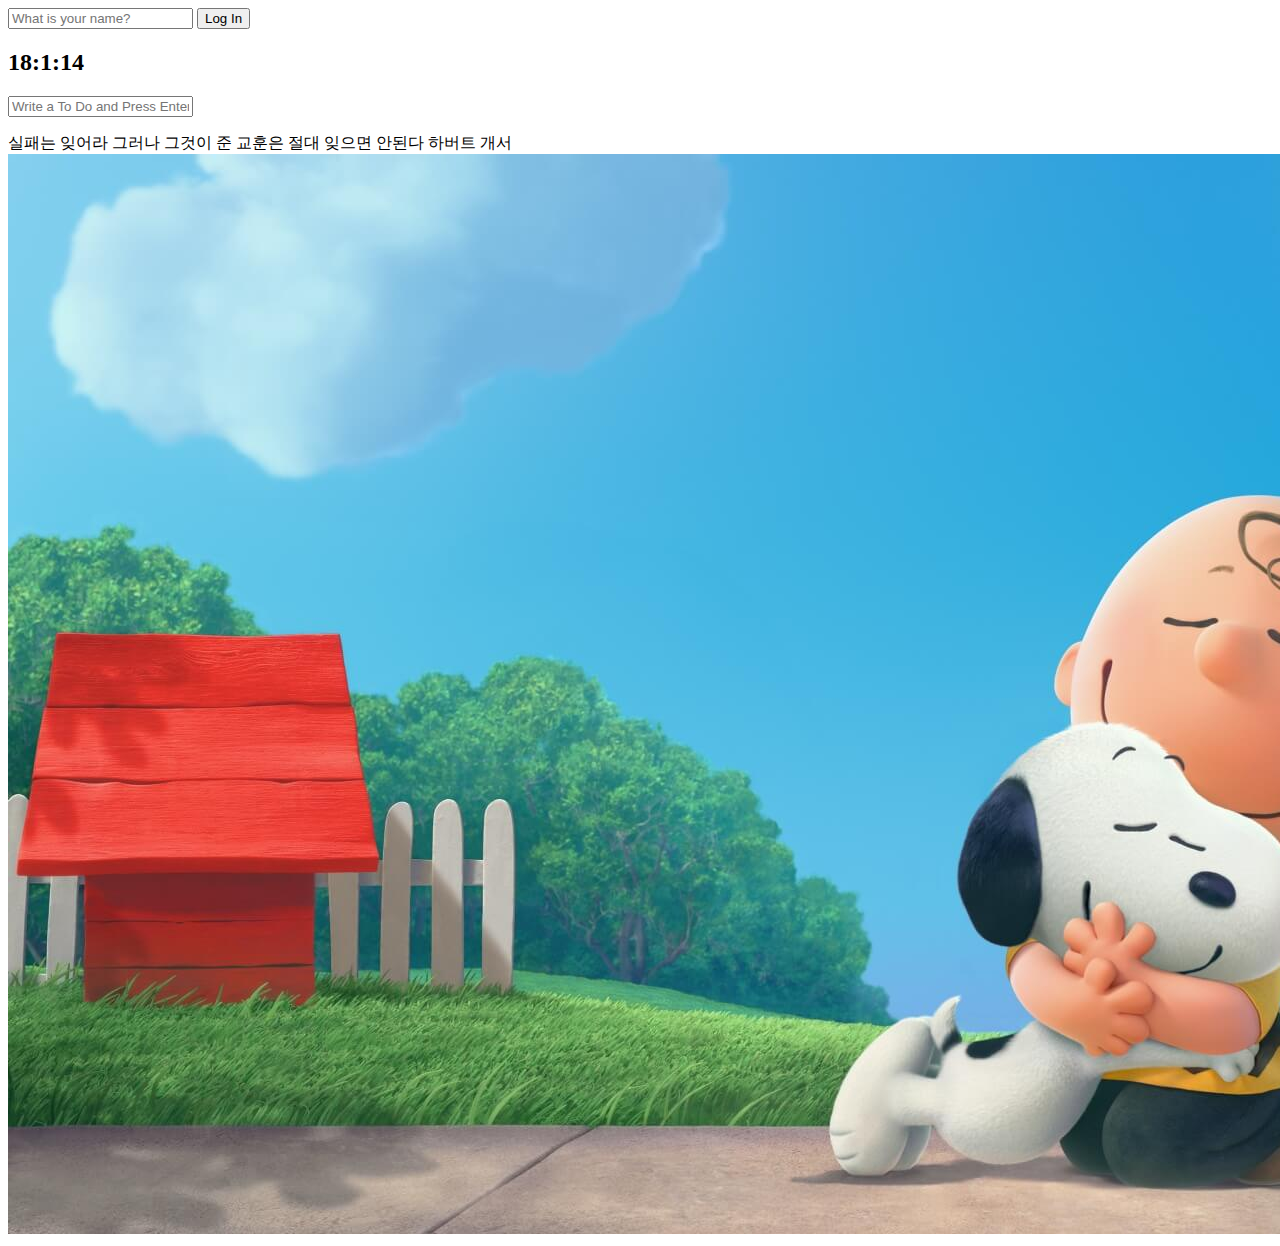
<file: index.html>
<!DOCTYPE html>
<html lang="en">
<head>
    <meta charset="UTF-8">
    <meta name="viewport" content="width=device-width, initial-scale=1.0">
    <link rel ="stylesheet" href="css/style.css" />
    <title>Momentum App</title>
</head>
<body>
    <form class="hidden" id="login-form">
        <input 
        required maxlength="15"
        type="text" placeholder="What is your name?" />
    <button>Log In</button>        
    </form>
    <h2 id="clock">00:00</h2> <!--시계를 만들 자리-->
    <h1 id="greeting" class="hidden"></h1>

    <!--TODOLIST-->
    <form id = "todo-form">
        <input type="text" placeholder="Write a To Do and Press Enter" required />
    </form>
    <ul id="todo-list">
     <!--JS로 li를 추가할 것임 -->
    </ul>

    <div id="quote">
        <span></span> <!--명언 자리 -->
        <span></span> <!--저자 자리-->
    </div>

    <div id = "weather">
        <span></span>
        <span></span>
    </div>


    <!--<a href = "https://nomadcoders.com">Go to courses</a>-->
    <script src = "js/greetings.js"></script>
    <script src = "js/clock.js"></script>
    <script src = "js/quotes.js"></script>
    <script src = "js/background.js"></script>
    <script src = "js/todo.js"></script>
    <script src = "js/weather.js"></script>
</body>
</html>
</file>
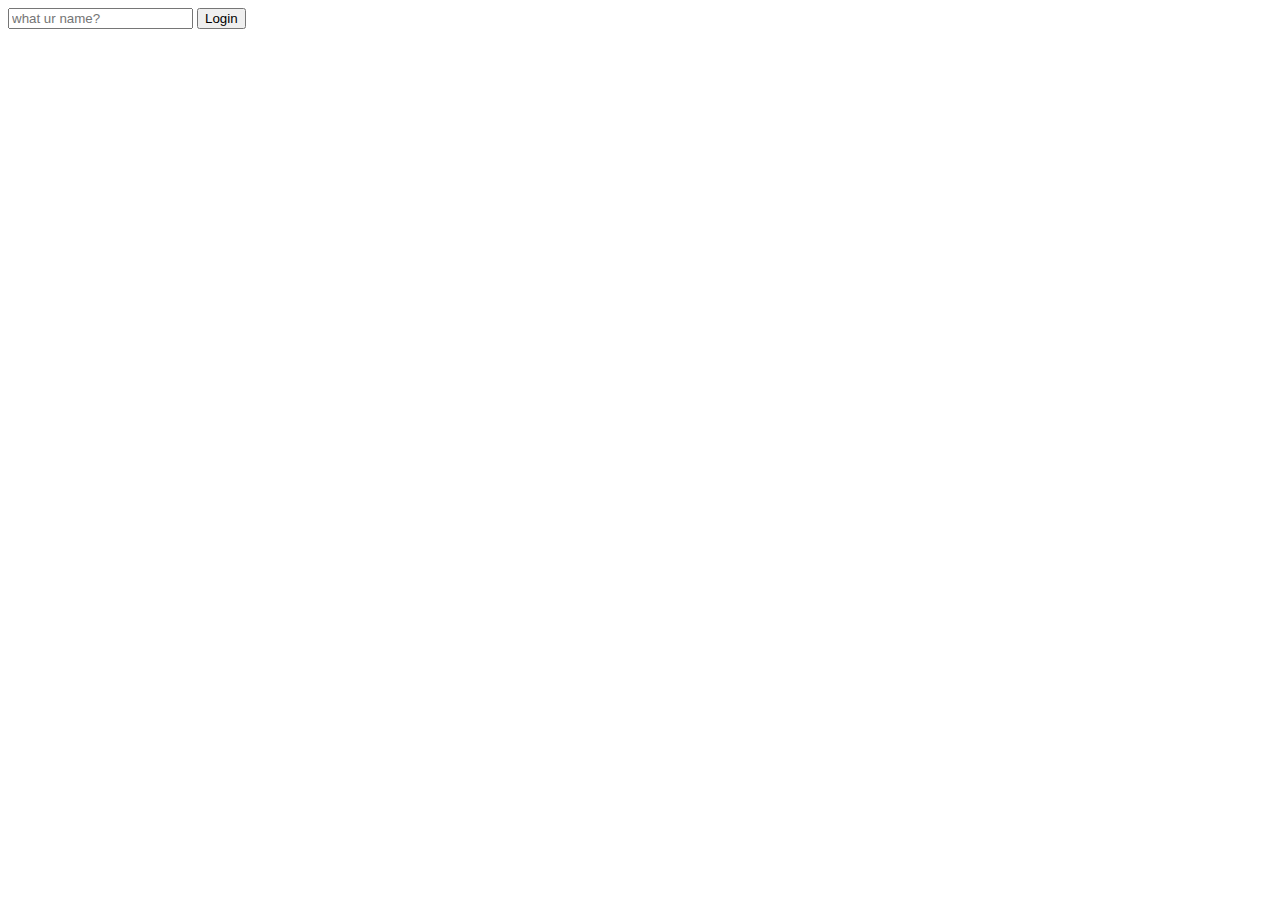
<file: basic.html>
<!DOCTYPE html>
<html lang="en">
<head>
    <meta charset="UTF-8">
    <meta name="viewport" content="width=device-width, initial-scale=1.0">
    <title>Document</title>
</head>
<body>
    <form id="login-form">
        <input type="text" placeholder="what ur name?"
            required maxlength="15">
        <button>Login</button>
    </form>
    <script src="recap.js"></script>
</body>
</html>
</file>
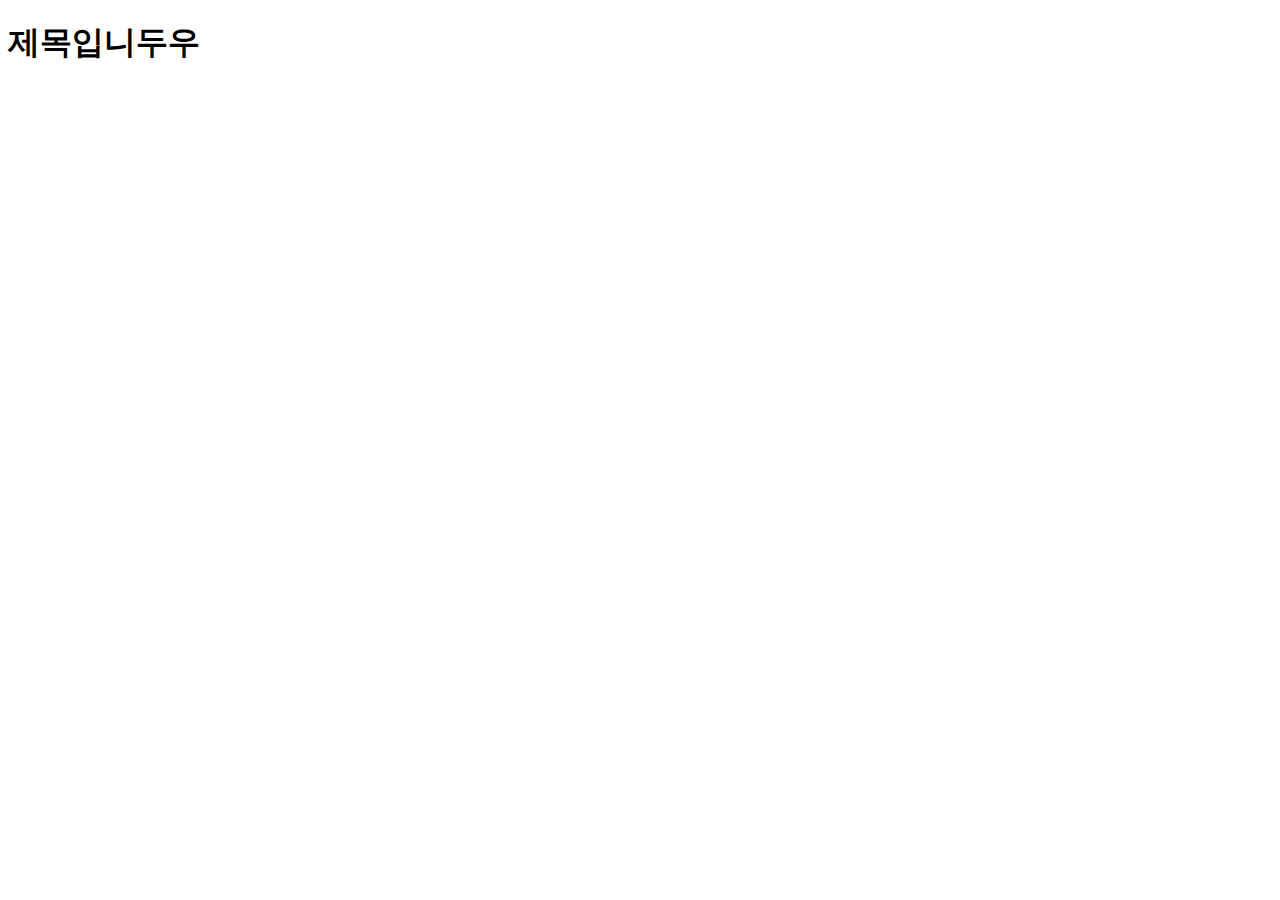
<file: recapindex.html>
<!DOCTYPE html>
<html lang="en">
<head>
    <meta charset="UTF-8">
    <meta name="viewport" content="width=device-width, initial-scale=1.0">
    <title>Document</title>
</head>
<body>
    <div>
        <h1 class="title"> 제목입니두우 </h1>
    </div>
    <script src="recap.js"></script>
</body>
</html>
</file>
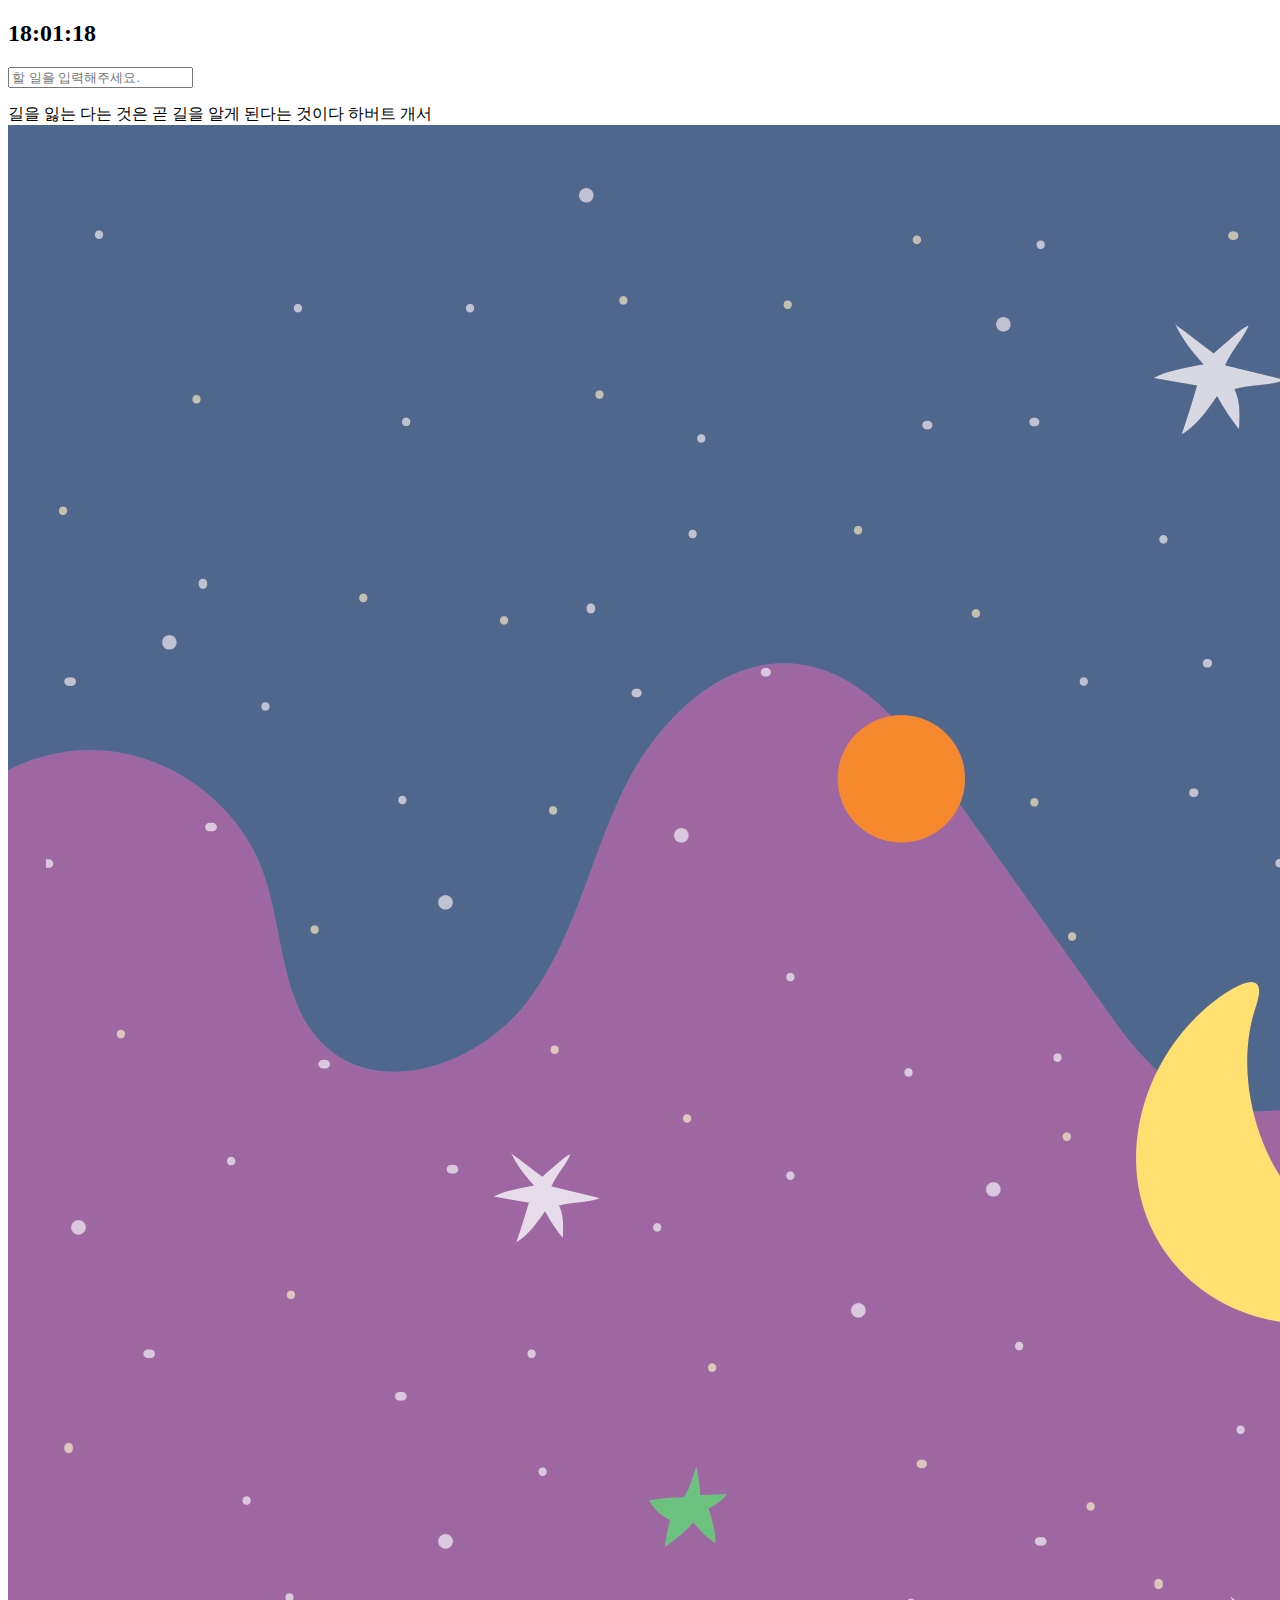
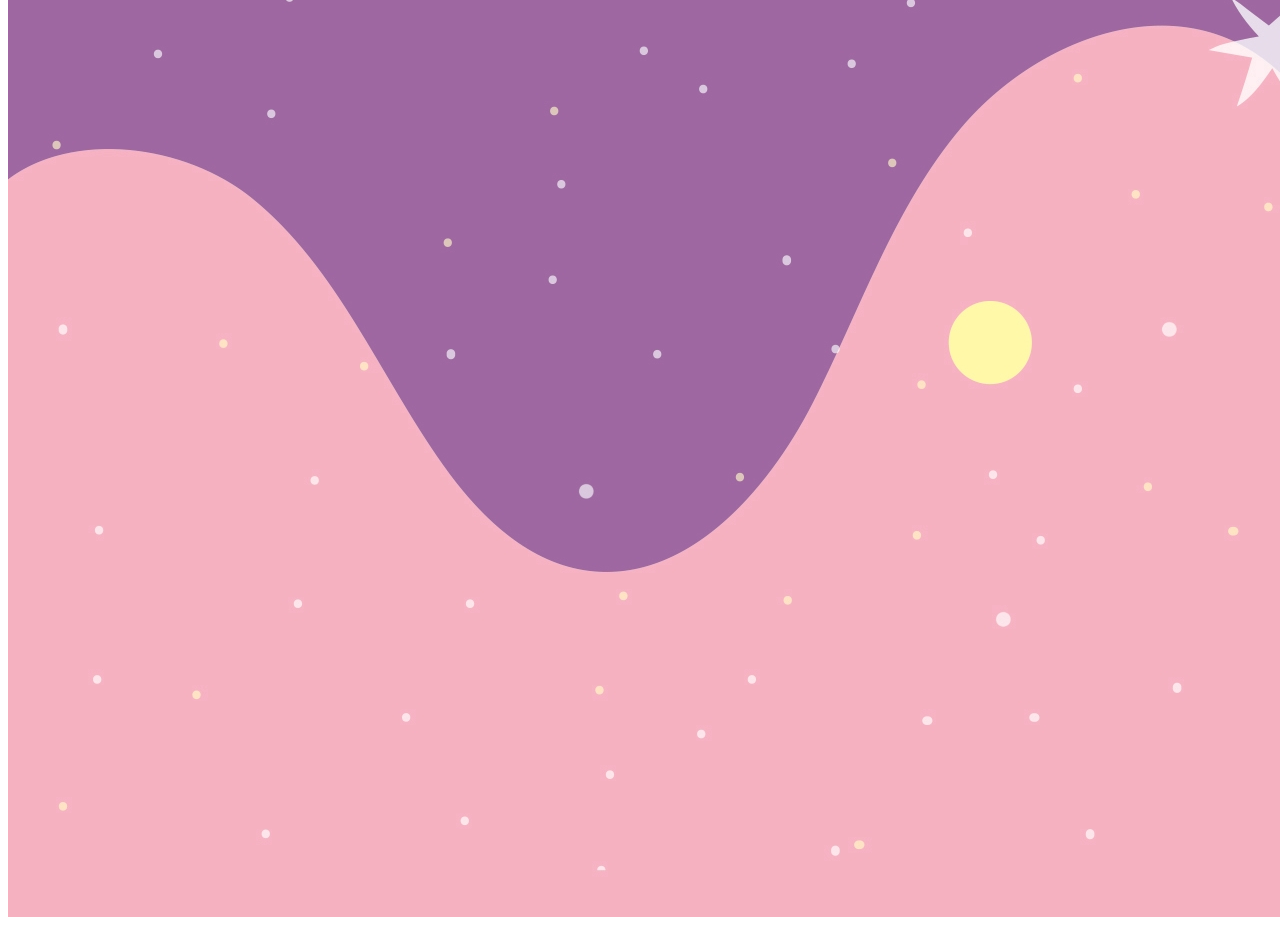
<file: recap/index2.html>
<!DOCTYPE html>
<html lang="en">
<head>
    <meta charset="UTF-8">
    <meta name="viewport" content="width=device-width, initial-scale=1.0">
    <title>Document</title>
</head>
<body>
    <h2 id="clock">00:00:00</h2>
<form id="todo-form" class="hidden">
    <input type="text" placeholder="할 일을 입력해주세요." required />
</form>
<ul id="todo-list"></ul>

<div id="quote">
    <span></span>
    <span></span>
</div>


    <script src = "clock.js"></script>
    <script src = "quote.js"></script>
    <script src = "background.js"></script>
    <script src = "todo.js"></script>
</body>


</html>
</file>
<file: css/style.css>
.hidden {
    display : none;
}
</file>
